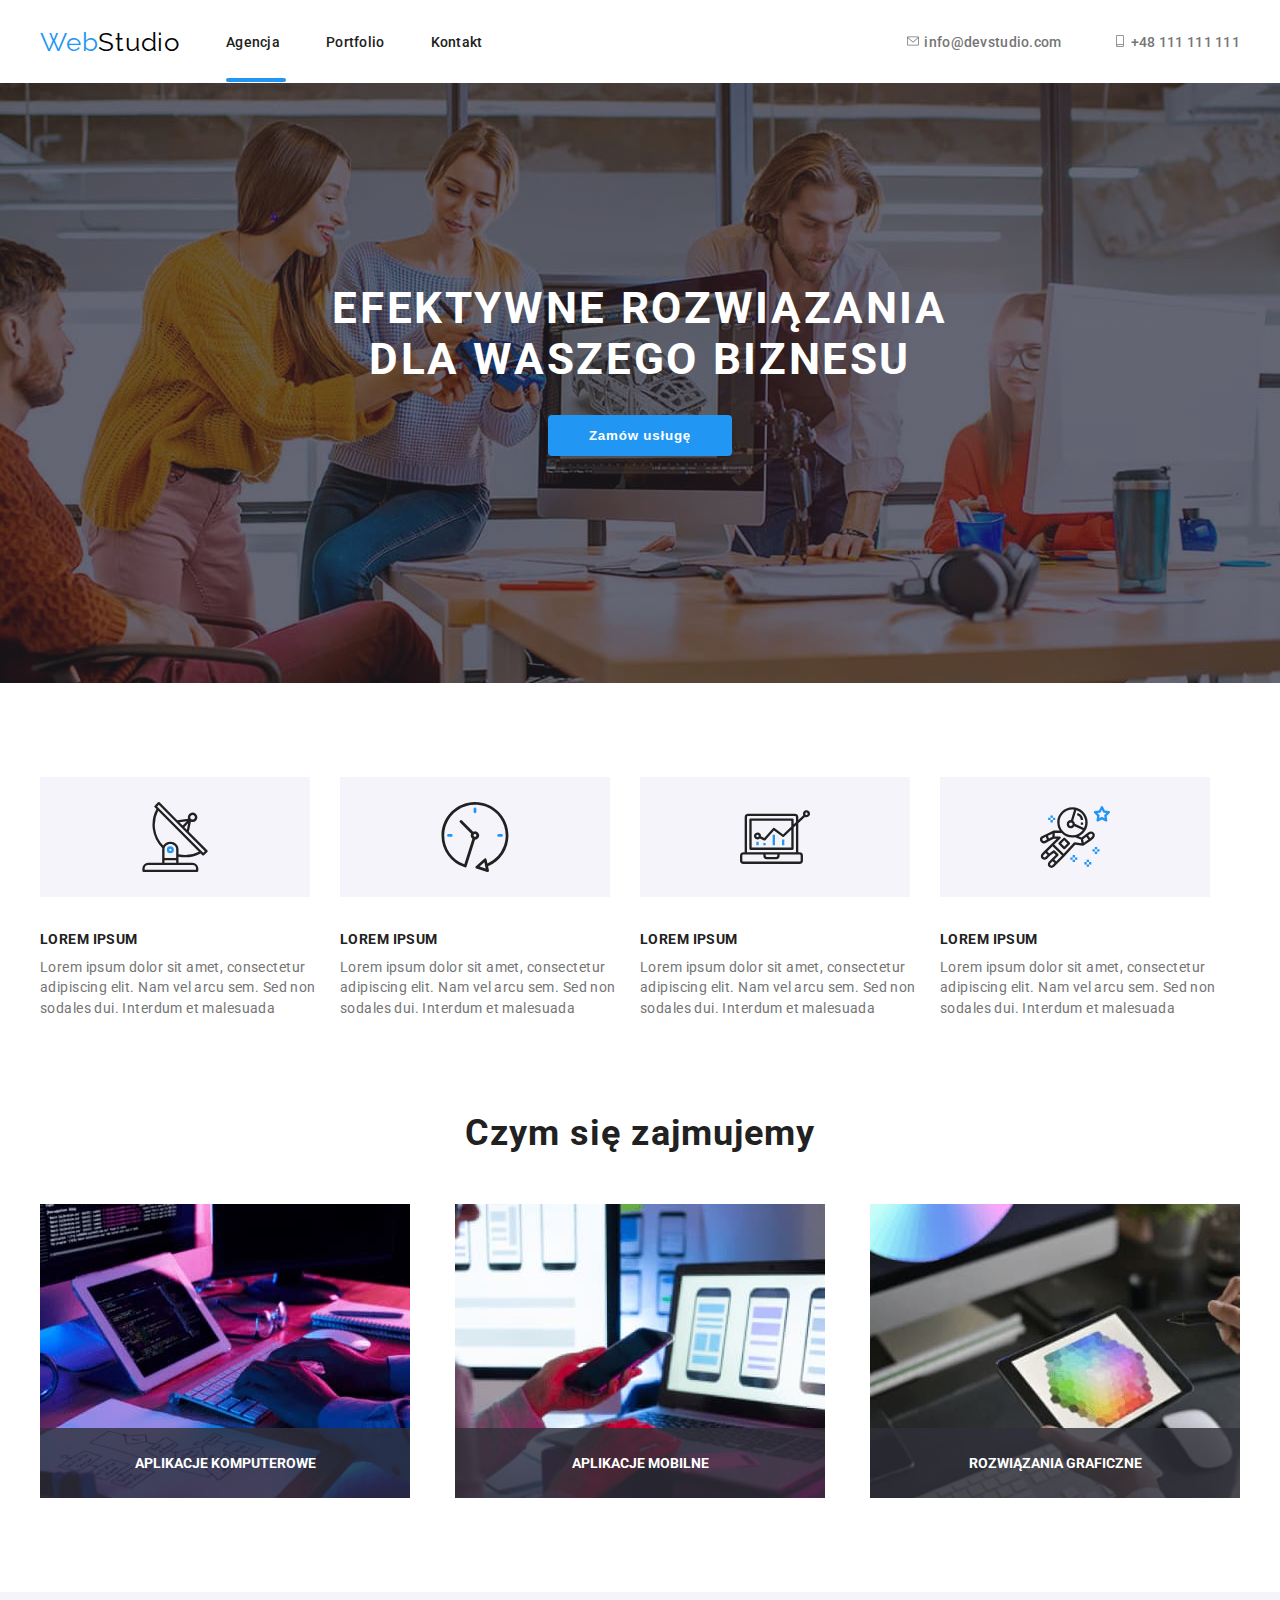
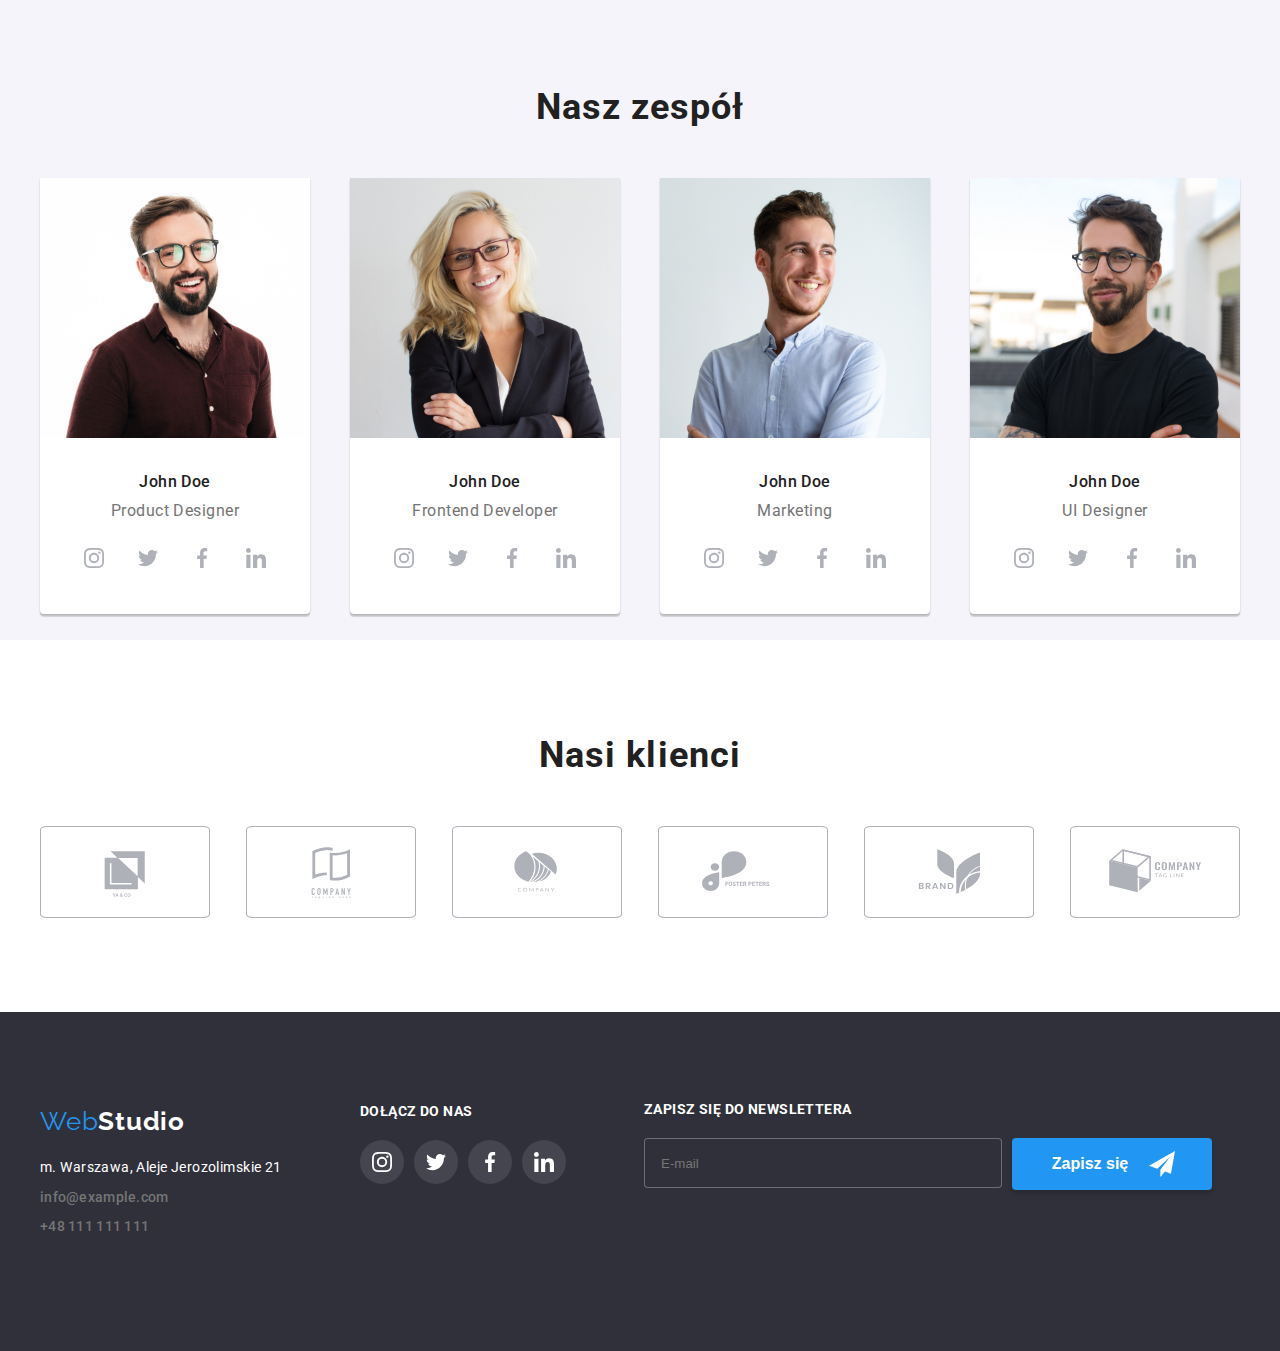
<file: index.html>
<!DOCTYPE html>
<html lang="pl">
  <head>
    <meta charset="UTF-8" />
    <title>My page</title>
    <!-- GOOGLE FONTS -->
    <link rel="preconnect" href="https://fonts.googleapis.com" />
    <link rel="preconnect" href="https://fonts.gstatic.com" crossorigin />
    <link
      href="https://fonts.googleapis.com/css2?family=Raleway:wght@700&family=Roboto:wght@400;500;700;900&display=swap"
      rel="stylesheet"
    />
    <!--MODERN-NORMALIZE -->
    <link
      rel="stylesheet"
      href="https://cdnjs.cloudflare.com/ajax/libs/modern-normalize/1.1.0/modern-normalize.min.css"
      integrity="sha512-wpPYUAdjBVSE4KJnH1VR1HeZfpl1ub8YT/NKx4PuQ5NmX2tKuGu6U/JRp5y+Y8XG2tV+wKQpNHVUX03MfMFn9Q=="
      crossorigin="anonymous"
      referrerpolicy="no-referrer"
    />
    <!--MY STYLES -->
    <link rel="stylesheet" href="./css/styles.css" />
  </head>
  <body>
    <header>
      <nav class="header-nav conteiner">
        <div class="conteiner-flex">
          <a class="logo" href="index.html"
            >Web<span class="logo-part">Studio</span>
          </a>
          <ul class="nav-list">
            <li class="nav-list-margin border">
              <a class="link focus" href="index.html"> Agencja </a>
            </li>
            <li class="nav-list-margin">
              <a class="link focus" href="./portfolio.html"> Portfolio </a>
            </li>
            <li class="nav-list-margin">
              <a class="link focus" href="/Kontakt"> Kontakt </a>
            </li>
          </ul>
        </div>
        <div>
          <ul class="nav-list">
            <li>
              <a class="link-mail focus" href="mailto:info@devstudio.com">
                <svg class="icons-contact focus" width="16" height="12">
                  <use href="images/icons.svg#icon-envelope"></use>
                </svg>
                info@devstudio.com
              </a>
            </li>
            <li>
              <a class="link-tel focus" href="tel:+48111111111">
                <svg class="icons-contact focus" width="16" height="12">
                  <use href="images/icons.svg#icon-smartphone"></use>
                </svg>
                +48 111 111 111
              </a>
            </li>
          </ul>
        </div>
      </nav>
    </header>
    <main>
      <section class="darkbg section">
        <div class="conteiner">
          <h1 class="darkbg-text">EFEKTYWNE ROZWIĄZANIA DLA WASZEGO BIZNESU</h1>
          <div class="button-flex">
            <button class="darkbg-botton focus" type="button" data-modal-open>
              Zamów usługę
            </button>
          </div>
        </div>
      </section>
      <section class="conteiner section">
        <ul class="conteiner-flex">
          <li class="column">
            <svg class="icons-article" height="120" width="270">
              <use
                width="70"
                height="70"
                x="100"
                y="25"
                href="./images/icons.svg#icon-antenna"
              ></use>
            </svg>
            <h2 class="column-title">LOREM IPSUM</h2>
            <p class="column-text">
              Lorem ipsum dolor sit amet, consectetur adipiscing elit. Nam vel
              arcu sem. Sed non sodales dui. Interdum et malesuada
            </p>
          </li>
          <li class="column">
            <svg class="icons-article" height="120" width="270">
              <use
                width="70"
                height="70"
                x="100"
                y="25"
                href="./images/icons.svg#icon-clock"
              ></use>
            </svg>
            <h2 class="column-title">LOREM IPSUM</h2>
            <p class="column-text">
              Lorem ipsum dolor sit amet, consectetur adipiscing elit. Nam vel
              arcu sem. Sed non sodales dui. Interdum et malesuada
            </p>
          </li>
          <li class="column">
            <svg class="icons-article" height="120" width="270">
              <use
                width="70"
                height="70"
                x="100"
                y="25"
                href="./images/icons.svg#icon-diagram"
              ></use>
            </svg>
            <h2 class="column-title">LOREM IPSUM</h2>
            <p class="column-text">
              Lorem ipsum dolor sit amet, consectetur adipiscing elit. Nam vel
              arcu sem. Sed non sodales dui. Interdum et malesuada
            </p>
          </li>
          <li class="column">
            <svg class="icons-article" height="120" width="270">
              <use
                width="70"
                height="70"
                x="100"
                y="25"
                href="./images/icons.svg#icon-astronaut"
              ></use>
            </svg>
            <h2 class="column-title">LOREM IPSUM</h2>
            <p class="column-text">
              Lorem ipsum dolor sit amet, consectetur adipiscing elit. Nam vel
              arcu sem. Sed non sodales dui. Interdum et malesuada
            </p>
          </li>
        </ul>
      </section>
      <section class="conteiner section-one">
        <h2 class="second-header">Czym się zajmujemy</h2>
        <ul class="conteiner-flex-job">
          <li class="job">
            <div class="box-title">
              <img
                src="images/services/computer.jpg"
                width="370"
                height="294"
                alt="laptop"
              />
              <div class="background-box-title">
                <p class="box-title-text">APLIKACJE KOMPUTEROWE</p>
              </div>
            </div>
          </li>
          <li class="job">
            <div class="box-title">
              <img
                src="images/services/telephone.jpg"
                width="370"
                height="294"
                alt="telefon"
              />
              <div class="background-box-title">
                <p class="box-title-text">APLIKACJE MOBILNE</p>
              </div>
            </div>
          </li>
          <li class="job">
            <div class="box-title">
              <img
                src="images/services/tablet.jpg"
                width="370"
                height="294"
                alt="tablet"
              />
              <div class="background-box-title">
                <p class="box-title-text">ROZWIĄZANIA GRAFICZNE</p>
              </div>
            </div>
          </li>
        </ul>
      </section>
      <section class="team section">
        <div class="conteiner">
          <h2 class="second-header-team">Nasz zespół</h2>
          <ul class="conteiner-flex-team">
            <li class="team-list">
              <img
                src="images/persons/product-designer.jpg"
                alt="product designer"
                width="270"
                height="260"
              />
              <div class="team-flex">
                <p class="team-person">John Doe</p>
                <p class="team-position">Product Designer</p>
                <!-- SOCIAL MEDIA START -->
                <ul class="team-icons-list">
                  <li>
                    <a class="icon-social-media" href="#">
                      <svg class="icons-team" width="44" height="44">
                        <use
                          width="20"
                          height="20"
                          href="images/icons.svg#icon-instagram"
                        ></use>
                      </svg>
                    </a>
                  </li>
                  <li>
                    <a class="icon-social-media" href="#">
                      <svg class="icons-team" width="44" height="44">
                        <use
                          width="20"
                          height="20"
                          href="images/icons.svg#icon-twitter"
                        ></use>
                      </svg>
                    </a>
                  </li>
                  <li>
                    <a class="icon-social-media" href="#">
                      <svg class="icons-team" width="44" height="44">
                        <use
                          width="20"
                          height="20"
                          href="images/icons.svg#icon-facebook"
                        ></use>
                      </svg>
                    </a>
                  </li>
                  <li>
                    <a class="icon-social-media" href="#">
                      <svg class="icons-team" width="44" height="44">
                        <use
                          width="20"
                          height="20"
                          href="images/icons.svg#icon-linkedin"
                        ></use>
                      </svg>
                    </a>
                  </li>
                </ul>
                <!-- SOCIAL MEDIA END-->
              </div>
            </li>
            <li class="team-list">
              <img
                src="images/persons/fronted-developer.jpg"
                alt="frontend developer"
                width="270"
                height="260"
              />
              <div class="team-flex">
                <p class="team-person">John Doe</p>
                <p class="team-position">Frontend Developer</p>
                <!-- SOCIAL MEDIA START -->
                <ul class="team-icons-list">
                  <li>
                    <a class="icon-social-media" href="#">
                      <svg class="icons-team" width="44" height="44">
                        <use
                          width="20"
                          height="20"
                          href="images/icons.svg#icon-instagram"
                        ></use>
                      </svg>
                    </a>
                  </li>
                  <li>
                    <a class="icon-social-media" href="#">
                      <svg class="icons-team" width="44" height="44">
                        <use
                          width="20"
                          height="20"
                          href="images/icons.svg#icon-twitter"
                        ></use>
                      </svg>
                    </a>
                  </li>
                  <li>
                    <a class="icon-social-media" href="#">
                      <svg class="icons-team" width="44" height="44">
                        <use
                          width="20"
                          height="20"
                          href="images/icons.svg#icon-facebook"
                        ></use>
                      </svg>
                    </a>
                  </li>
                  <li>
                    <a class="icon-social-media" href="#">
                      <svg class="icons-team" width="44" height="44">
                        <use
                          width="20"
                          height="20"
                          href="images/icons.svg#icon-linkedin"
                        ></use>
                      </svg>
                    </a>
                  </li>
                </ul>
                <!-- SOCIAL MEDIA END-->
              </div>
            </li>
            <li class="team-list">
              <img
                src="images/persons/marketing.jpg"
                alt="marketing"
                width="270"
                height="260"
              />
              <div class="team-flex">
                <p class="team-person">John Doe</p>
                <p class="team-position">Marketing</p>
                <!-- SOCIAL MEDIA START -->
                <ul class="team-icons-list">
                  <li>
                    <a class="icon-social-media" href="#">
                      <svg class="icons-team" width="44" height="44">
                        <use
                          width="20"
                          height="20"
                          href="images/icons.svg#icon-instagram"
                        ></use>
                      </svg>
                    </a>
                  </li>
                  <li>
                    <a class="icon-social-media" href="#">
                      <svg class="icons-team" width="44" height="44">
                        <use
                          width="20"
                          height="20"
                          href="images/icons.svg#icon-twitter"
                        ></use>
                      </svg>
                    </a>
                  </li>
                  <li>
                    <a class="icon-social-media" href="#">
                      <svg class="icons-team" width="44" height="44">
                        <use
                          width="20"
                          height="20"
                          href="images/icons.svg#icon-facebook"
                        ></use>
                      </svg>
                    </a>
                  </li>
                  <li>
                    <a class="icon-social-media" href="#">
                      <svg class="icons-team" width="44" height="44">
                        <use
                          width="20"
                          height="20"
                          href="images/icons.svg#icon-linkedin"
                        ></use>
                      </svg>
                    </a>
                  </li>
                </ul>
                <!-- SOCIAL MEDIA END-->
              </div>
            </li>
            <li class="team-list">
              <img
                src="images/persons/ui-designer.jpg"
                alt="ui designer"
                width="270"
                height="260"
              />
              <div class="team-flex">
                <p class="team-person">John Doe</p>
                <p class="team-position">UI Designer</p>
                <!-- SOCIAL MEDIA START -->
                <ul class="team-icons-list">
                  <li>
                    <a class="icon-social-media" href="#">
                      <svg class="icons-team" width="44" height="44">
                        <use
                          width="20"
                          height="20"
                          href="images/icons.svg#icon-instagram"
                        ></use>
                      </svg>
                    </a>
                  </li>
                  <li>
                    <a class="icon-social-media" href="#">
                      <svg class="icons-team" width="44" height="44">
                        <use
                          width="20"
                          height="20"
                          href="images/icons.svg#icon-twitter"
                        ></use>
                      </svg>
                    </a>
                  </li>
                  <li>
                    <a class="icon-social-media" href="#">
                      <svg class="icons-team" width="44" height="44">
                        <use
                          width="20"
                          height="20"
                          href="images/icons.svg#icon-facebook"
                        ></use>
                      </svg>
                    </a>
                  </li>
                  <li>
                    <a class="icon-social-media" href="#">
                      <svg class="icons-team" width="44" height="44">
                        <use
                          width="20"
                          height="20"
                          href="images/icons.svg#icon-linkedin"
                        ></use>
                      </svg>
                    </a>
                  </li>
                </ul>
                <!-- SOCIAL MEDIA END-->
              </div>
            </li>
          </ul>
        </div>
      </section>
      <!-- OUR CLIENT START -->
      <section>
        <div class="conteiner">
          <h2 class="clients-title">Nasi klienci</h2>
          <div>
            <ul class="clients-list-flex">
              <li>
                <a href="#">
                  <svg class="client-svg" width="170" height="92">
                    <use href="images/icons.svg#icon-client1"></use>
                  </svg>
                </a>
              </li>
              <li>
                <a href="#">
                  <svg class="client-svg" width="170" height="92">
                    <use href="images/icons.svg#icon-client2"></use>
                  </svg>
                </a>
              </li>
              <li>
                <a href="#">
                  <svg class="client-svg" width="170" height="92">
                    <use href="images/icons.svg#icon-client3"></use>
                  </svg>
                </a>
              </li>
              <li>
                <a href="#">
                  <svg class="client-svg" width="170" height="92">
                    <use href="images/icons.svg#icon-client4"></use>
                  </svg>
                </a>
              </li>
              <li>
                <a href="#">
                  <svg class="client-svg" width="170" height="92">
                    <use href="images/icons.svg#icon-client5"></use>
                  </svg>
                </a>
              </li>
              <li>
                <a href="#">
                  <svg class="client-svg" width="170" height="92">
                    <use href="images/icons.svg#icon-client6"></use>
                  </svg>
                </a>
              </li>
            </ul>
          </div>
        </div>
      </section>
      <!-- OUR CLIENT end -->
    </main>
    <!-- FOOTER-->
    <footer class="footer-bg section">
      <div class="conteiner footer-flex">
        <div>
          <a class="logo" href="index.html"
            >Web<span class="logo-part-footer">Studio</span>
          </a>
          <address class="address">
            <ul class="footer-list">
              <li class="footer-list-item">
                <a class="address" href="https://goo.gl/maps/CEJByELrS8ceikjX6">
                  m. Warszawa, Aleje Jerozolimskie 21
                </a>
              </li>
              <li class="footer-list-item">
                <a
                  class="link-mail-footer focus"
                  href="mailto:info@egzample.com"
                >
                  info@example.com
                </a>
              </li>
              <li class="footer-list-item">
                <a class="link-tel-footer focus" href="tel:+48111111111">
                  +48 111 111 111
                </a>
              </li>
            </ul>
          </address>
        </div>
        <!-- JOIN TO US (start) -->
        <div class="join-to-us">
          <h3 class="footer-title">Dołącz do nas</h3>
          <ul class="social-footer">
            <li>
              <a href="#" target="_blank">
                <svg class="contact-icon" width="44" height="44">
                  <use
                    width="20"
                    height="20"
                    x="12"
                    y="12"
                    href="./images/icons.svg#icon-instagram">
                  </use>
                </svg>
              </a>
            </li>
            <li>
              <a href="#" target="_blank">
                <svg class="contact-icon" width="44" height="44">
                  <use
                    width="20"
                    height="20"
                    x="12"
                    y="12"
                    href="./images/icons.svg#icon-twitter">
                  </use>
                </svg>
              </a>
            </li>
            <li>
              <a href="#" target="_blank">
                <svg class="contact-icon" width="44" height="44">
                  <use
                    width="20"
                    height="20"
                    x="12"
                    y="12"
                    href="./images/icons.svg#icon-facebook">
                  </use>
                </svg>
              </a>
            </li>
            <li>
              <a href="#" target="_blank">
                <svg class="contact-icon" width="44" height="44">
                  <use
                    width="20"
                    height="20"
                    x="12"
                    y="12"
                    href="./images/icons.svg#icon-linkedin">
                  </use>
                </svg>
              </a>
            </li>
          </ul>
        </div>
        <!-- JOIN TO US (end) -->

        <!-- NEWSLETTER (start) -->
        <div class="newsletter">
          <form>
            <p class="newsletter-title">Zapisz się do newslettera</p>
            <div class="newsletter-flex">
              <label>
                <input
                  type="email"
                  name="email"
                  placeholder="E-mail"
                  class="newsletter-label"
                  required
                />
              </label>
              <button type="submit" class="push">
                <span class="button-send">
                  <span class="text-send">Zapisz się</span>
                  <svg class="icon-send" width="44px" height="44px">
                    <use href="./images/icons.svg#icon-send"></use>
                  </svg>
                </span>
              </button>
            </div>
          </form>
        </div>
        <!-- NEWSLETTER (edn) -->
      </div>
    </footer>
    <!-- MODAL JS -->
    <div class="backdrop is-hidden" data-modal>
      <div class="modal">
        <button type="button" class="close" data-modal-close>
          <svg class="close-button" width="30" height="30">
            <use href="./images/icons.svg#icon-close"></use>
          </svg>
        </button>
        <h3 class="modal-name">Zostaw swoje dane w formularzu poniżej</h3>
        <div class="modal-item">
          <form name="modal-form" autocomplete="on">
            <label class="modal-label">
              Imie
              <input class="modal-input" type="text" name="name" required  />
              <svg class="modal-icon" width="18" height="18">
                <use href="./images/icons.svg#icon-person"></use>
              </svg>
            </label>
            <label class="modal-label">
              Telefon
              <input class="modal-input" type="tel" name="phone_number" pattern="[0-9]{9}" required/>
              <svg class="modal-icon" width="18" height="18">
                <use href="./images/icons.svg#icon-phone"></use>
              </svg>
            </label>
            <label class="modal-label">
              Email
              <input class="modal-input" type="email" name="mail" required  />
              <svg class="modal-icon" width="18" height="18">
                <use href="./images/icons.svg#icon-email"></use>
              </svg>
            </label>
            <label class="modal-label">
              Komentarz
              <textarea
                class="modal-textarea"
                name="comment"
                rows="7"
                placeholder="Wprowadź tekst"></textarea>
            </label>
            <div>
              <label class="text-checkbox">
                Oświadczam iż akceptuję
                <a href="#">Regulamin</a>
                i
                <a href="#">Politykę Prywatności.</a>
                <input
                  type="checkbox"
                  name="acceptance"
                  value="Oświadczam iż akceptuję Regulamin i Politykę Prywatności."
                  class="open-checkbox"
                  required 
                  />
                <svg width="15px" height="15px" class="checkbox-icon">
                  <use href="./images/icons.svg#icon-checkmark"></use>
                </svg>
              </label>
            </div>
            <div class="bg-button">
              <button class="send-btn" type="submit">Wyślij</button>
            </div>
          </form>
        </div>
      </div>
    </div>
    <script src="./js/modal.js"></script>
    <!-- MODAL JS -->
  </body>
</html>
</file>
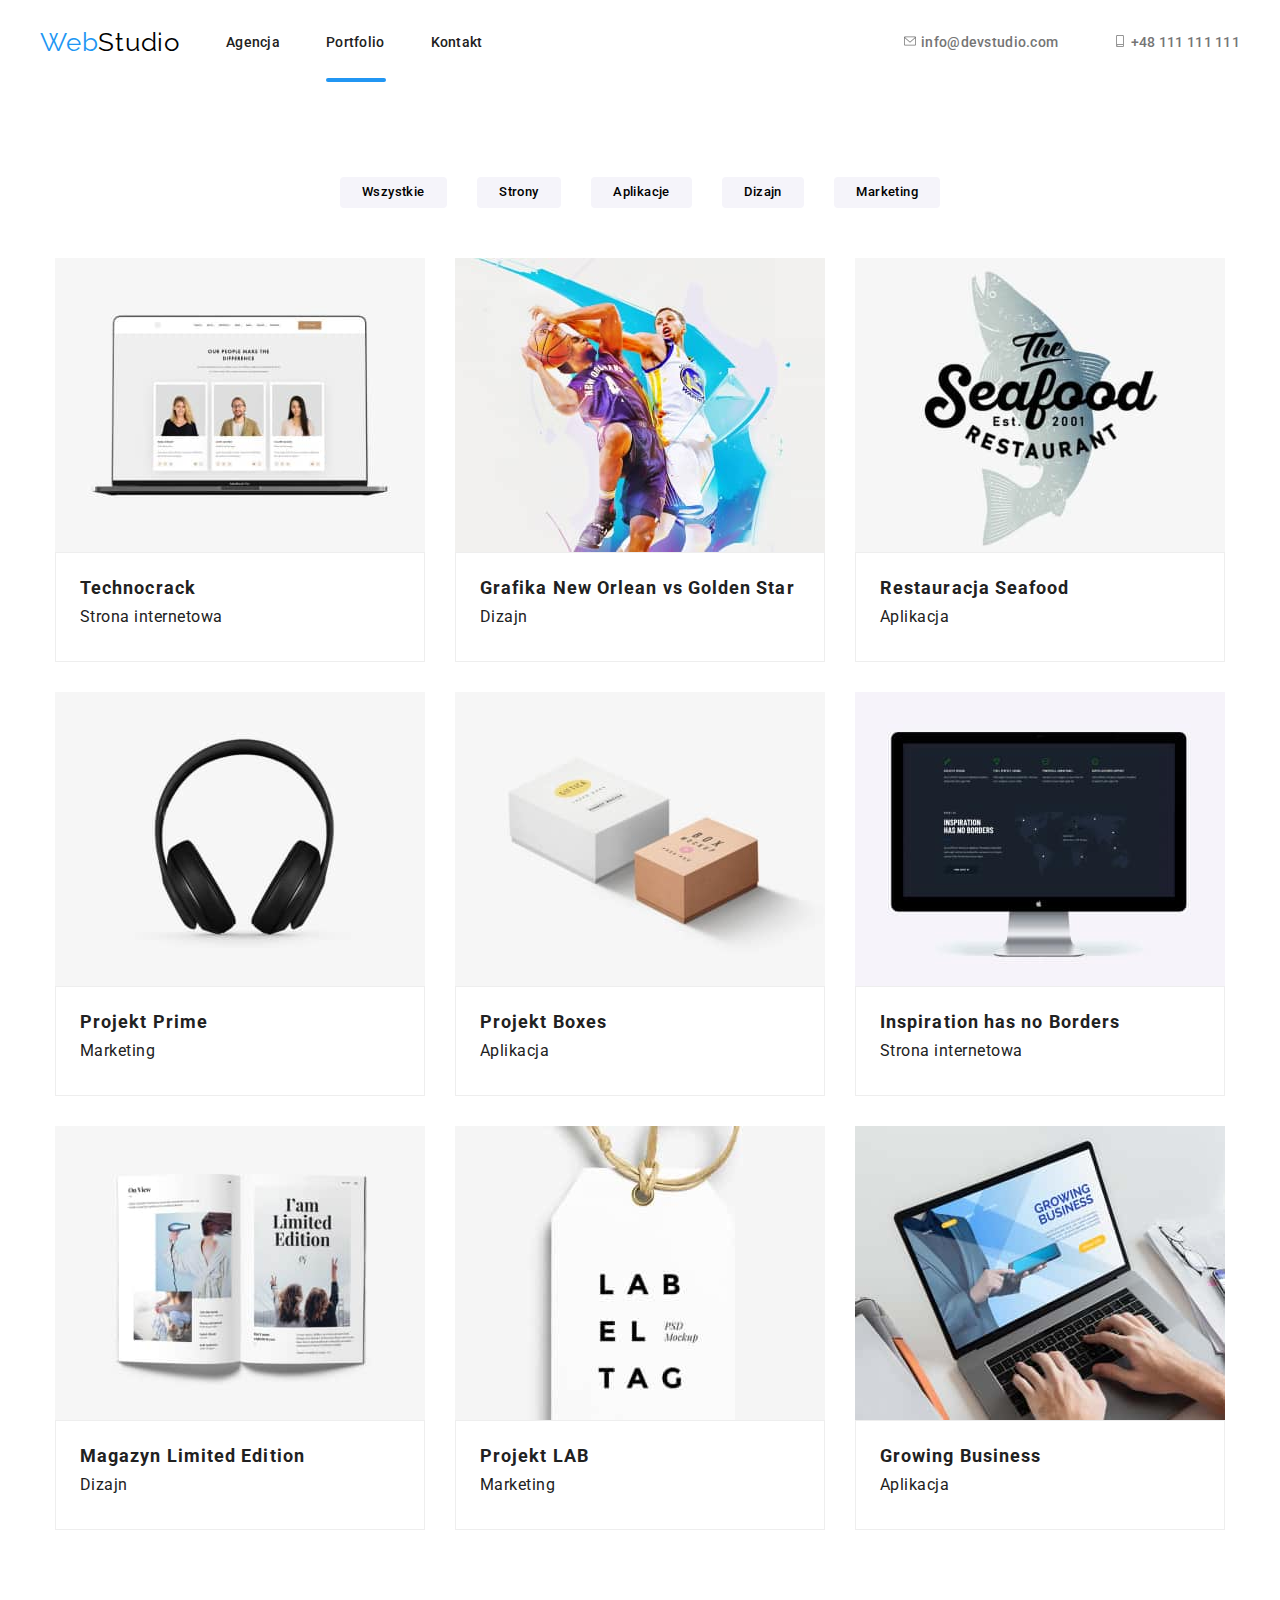
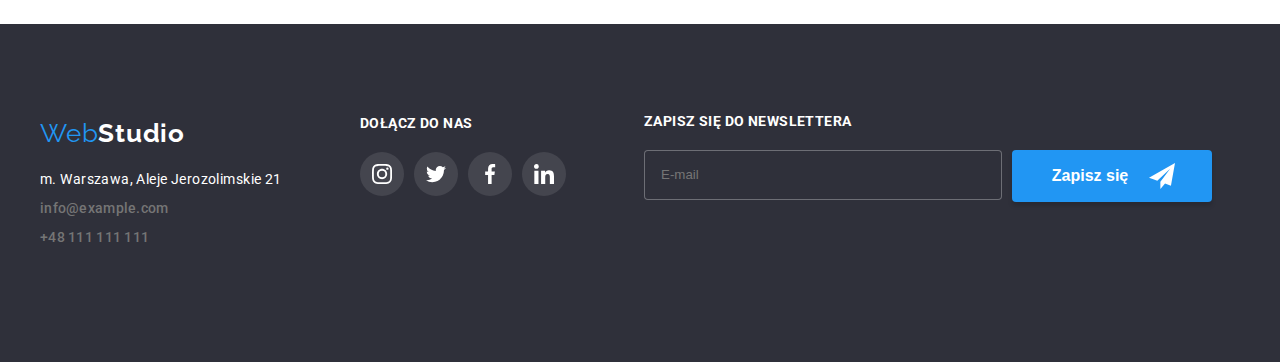
<file: portfolio.html>
<!DOCTYPE html>
<html lang="en">
  <head>
    <meta charset="UTF-8" />
    <title>Portfolio</title>
    <link rel="preconnect" href="https://fonts.googleapis.com" />
    <link rel="preconnect" href="https://fonts.gstatic.com" crossorigin />
    <!-- modern-normalize-->
    <link
      rel="stylesheet"
      href="https://cdnjs.cloudflare.com/ajax/libs/modern-normalize/1.1.0/modern-normalize.min.css"
      integrity="sha512-wpPYUAdjBVSE4KJnH1VR1HeZfpl1ub8YT/NKx4PuQ5NmX2tKuGu6U/JRp5y+Y8XG2tV+wKQpNHVUX03MfMFn9Q=="
      crossorigin="anonymous"
      referrerpolicy="no-referrer"
    />
    <!-- google fonts -->
    <link
      href="https://fonts.googleapis.com/css2?family=Raleway:wght@700&family=Roboto:wght@400;500;700;900&display=swap"
      rel="stylesheet"
    />
    <!-- my styles -->
    <link rel="stylesheet" href="./css/styles.css" />
  </head>
  <body>
    <header>
      <nav class="header-nav conteiner">
        <div class="conteiner-flex">
          <a class="logo" href="index.html"
            >Web<span class="logo-part">Studio</span>
          </a>
          <ul class="nav-list">
            <li class="nav-list-margin">
              <a class="link focus" href="index.html"> Agencja </a>
            </li>
            <li class="nav-list-margin border">
              <a class="link focus" href="./portfolio.html"> Portfolio </a>
            </li>
            <li class="nav-list-margin">
              <a class="link focus" href="/Kontakt"> Kontakt </a>
            </li>
          </ul>
        </div>
        <div>
          <a class="link-mail focus" href="mailto:info@devstudio.com">
            <svg class="icons-contact focus" width="16" height="12">
              <use href="images/icons.svg#icon-envelope"></use>
            </svg>
            info@devstudio.com
          </a>
          <a class="link-tel focus" href="tel:+48111111111">
            <svg class="icons-contact focus" width="16" height="12">
              <use href="images/icons.svg#icon-smartphone"></use>
            </svg>
            +48 111 111 111
          </a>
        </div>
      </nav>
    </header>
    <main>
      <div class="section">
        <div class="conteiner">
          <div class="botton-flex">
            <button class="botton focus-botton" type="button">Wszystkie</button>
            <button class="botton focus-botton" type="button">Strony</button>
            <button class="botton focus-botton" type="button">Aplikacje</button>
            <button class="botton focus-botton" type="button">Dizajn</button>
            <button class="botton focus-botton" type="button">Marketing</button>
          </div>
          <div>
            <ul class="portfolio-flex">
              <li class="page-list">
                <div class="page-block">
                  <img
                    src="images/portfolio/web-site-technocrack.jpg"
                    width="370"
                    height="294"
                    alt="web-site-technocrack"
                  />
                  <div class="box-speak-background">
                    <p class="box-speak-text">
                      Technocrack jest popularną platformą wykorzystywaną do
                      rozpowszechniania koronawirusa. Firmy wykorzystują tę
                      platformę do celów szpiegowskich i ataków na
                      niezabezpieczone serwery konkurencji
                    </p>
                  </div>
                </div>
                <div class="box-page-title">
                  <p class="page-title">Technocrack</p>
                  <p class="page-text">Strona internetowa</p>
                </div>
              </li>
              <li class="page-list">
                <div class="page-block">
                  <img
                    src="images/portfolio/design-graphics.jpg"
                    width="370"
                    height="294"
                    alt="design-graphics"
                  />
                  <div class="box-speak-background">
                    <p class="box-speak-text">
                      Technocrack jest popularną platformą wykorzystywaną do
                      rozpowszechniania koronawirusa. Firmy wykorzystują tę
                      platformę do celów szpiegowskich i ataków na
                      niezabezpieczone serwery konkurencji
                    </p>
                  </div>
                </div>
                <div class="box-page-title">
                  <p class="page-title">Grafika New Orlean vs Golden Star</p>
                  <p class="page-text">Dizajn</p>
                </div>
              </li>
              <li class="page-list">
                <div class="page-block">
                  <img
                    src="images/portfolio/app-restaurant.jpg"
                    width="370"
                    height="294"
                    alt="app-restaurant"
                  />
                  <div class="box-speak-background">
                    <p class="box-speak-text">
                      Technocrack jest popularną platformą wykorzystywaną do
                      rozpowszechniania koronawirusa. Firmy wykorzystują tę
                      platformę do celów szpiegowskich i ataków na
                      niezabezpieczone serwery konkurencji
                    </p>
                  </div>
                </div>
                <div class="box-page-title">
                  <p class="page-title">Restauracja Seafood</p>
                  <p class="page-text">Aplikacja</p>
                </div>
              </li>
              <li class="page-list">
                <div class="page-block">
                  <img
                    src="images/portfolio/marketing-headphones.jpg"
                    width="370"
                    height="294"
                    alt="marketing-headphones"
                  />
                  <div class="box-speak-background">
                    <p class="box-speak-text">
                      Technocrack jest popularną platformą wykorzystywaną do
                      rozpowszechniania koronawirusa. Firmy wykorzystują tę
                      platformę do celów szpiegowskich i ataków na
                      niezabezpieczone serwery konkurencji
                    </p>
                  </div>
                </div>
                <div class="box-page-title">
                  <p class="page-title">Projekt Prime</p>
                  <p class="page-text">Marketing</p>
                </div>
              </li>
              <li class="page-list">
                <div class="page-block">
                  <img
                    src="images/portfolio/app-boxes.jpg"
                    width="370"
                    height="294"
                    alt="app-boxes"
                  />
                  <div class="box-speak-background">
                    <p class="box-speak-text">
                      Technocrack jest popularną platformą wykorzystywaną do
                      rozpowszechniania koronawirusa. Firmy wykorzystują tę
                      platformę do celów szpiegowskich i ataków na
                      niezabezpieczone serwery konkurencji
                    </p>
                  </div>
                </div>
                <div class="box-page-title">
                  <p class="page-title">Projekt Boxes</p>
                  <p class="page-text">Aplikacja</p>
                </div>
              </li>
              <li class="page-list">
                <div class="page-block">
                  <img
                    src="images/portfolio/web-site-inspiration-has-no-borders.jpg"
                    width="370"
                    height="294"
                    alt="web-site-inspiration-has-no-borders"
                  />
                  <div class="box-speak-background">
                    <p class="box-speak-text">
                      Technocrack jest popularną platformą wykorzystywaną do
                      rozpowszechniania koronawirusa. Firmy wykorzystują tę
                      platformę do celów szpiegowskich i ataków na
                      niezabezpieczone serwery konkurencji
                    </p>
                  </div>
                </div>
                <div class="box-page-title">
                  <p class="page-title">Inspiration has no Borders</p>
                  <p class="page-text">Strona internetowa</p>
                </div>
              </li>
              <li class="page-list">
                <div class="page-block">
                  <img
                    src="images/portfolio/design-magazine.jpg"
                    width="370"
                    height="294"
                    alt="design-magazine"
                  />
                  <div class="box-speak-background">
                    <p class="box-speak-text">
                      Technocrack jest popularną platformą wykorzystywaną do
                      rozpowszechniania koronawirusa. Firmy wykorzystują tę
                      platformę do celów szpiegowskich i ataków na
                      niezabezpieczone serwery konkurencji
                    </p>
                  </div>
                </div>
                <div class="box-page-title">
                  <p class="page-title">Magazyn Limited Edition</p>
                  <p class="page-text">Dizajn</p>
                </div>
              </li>
              <li class="page-list">
                <div class="page-block">
                  <img
                    src="images/portfolio/marketing-lab.jpg"
                    width="370"
                    height="294"
                    alt="marketing-lab"
                  />
                  <div class="box-speak-background">
                    <p class="box-speak-text">
                      Technocrack jest popularną platformą wykorzystywaną do
                      rozpowszechniania koronawirusa. Firmy wykorzystują tę
                      platformę do celów szpiegowskich i ataków na
                      niezabezpieczone serwery konkurencji
                    </p>
                  </div>
                </div>
                <div class="box-page-title">
                  <p class="page-title">Projekt LAB</p>
                  <p class="page-text">Marketing</p>
                </div>
              </li>
              <li class="page-list">
                <div class="page-block">
                  <img
                    src="images/portfolio/app-growing-buisness.jpg"
                    width="370"
                    height="294"
                    alt="app-growing-buisness"
                  />
                  <div class="box-speak-background">
                    <p class="box-speak-text">
                      Technocrack jest popularną platformą wykorzystywaną do
                      rozpowszechniania koronawirusa. Firmy wykorzystują tę
                      platformę do celów szpiegowskich i ataków na
                      niezabezpieczone serwery konkurencji
                    </p>
                  </div>
                </div>
                <div class="box-page-title">
                  <p class="page-title">Growing Business</p>
                  <p class="page-text">Aplikacja</p>
                </div>
              </li>
            </ul>
          </div>
        </div>
      </div>
    </main>
    <!-- FOOTER-->
    <footer class="footer-bg section">
      <div class="conteiner footer-flex">
        <div>
          <a class="logo" href="index.html"
            >Web<span class="logo-part-footer">Studio</span>
          </a>
          <address class="address">
            <ul class="footer-list">
              <li class="footer-list-item">
                <a class="address" href="https://goo.gl/maps/CEJByELrS8ceikjX6">
                  m. Warszawa, Aleje Jerozolimskie 21
                </a>
              </li>
              <li class="footer-list-item">
                <a
                  class="link-mail-footer focus"
                  href="mailto:info@egzample.com"
                >
                  info@example.com
                </a>
              </li>
              <li class="footer-list-item">
                <a class="link-tel-footer focus" href="tel:+48111111111">
                  +48 111 111 111
                </a>
              </li>
            </ul>
          </address>
        </div>
        <!-- JOIN TO US (start) -->
        <div class="join-to-us">
          <h3 class="footer-title">Dołącz do nas</h3>
          <ul class="social-footer">
            <li>
              <a href="#" target="_blank">
                <svg class="contact-icon" width="44" height="44">
                  <use
                    width="20"
                    height="20"
                    x="12"
                    y="12"
                    href="./images/icons.svg#icon-instagram"
                  ></use>
                </svg>
              </a>
            </li>
            <li>
              <a href="#" target="_blank">
                <svg class="contact-icon" width="44" height="44">
                  <use
                    width="20"
                    height="20"
                    x="12"
                    y="12"
                    href="./images/icons.svg#icon-twitter"
                  ></use>
                </svg>
              </a>
            </li>
            <li>
              <a href="#" target="_blank">
                <svg class="contact-icon" width="44" height="44">
                  <use
                    width="20"
                    height="20"
                    x="12"
                    y="12"
                    href="./images/icons.svg#icon-facebook"
                  ></use>
                </svg>
              </a>
            </li>
            <li>
              <a href="#" target="_blank">
                <svg class="contact-icon" width="44" height="44">
                  <use
                    width="20"
                    height="20"
                    x="12"
                    y="12"
                    href="./images/icons.svg#icon-linkedin"
                  ></use>
                </svg>
              </a>
            </li>
          </ul>
        </div>
        <!-- JOIN TO US (end) -->

        <!-- NEWSLETTER (start) -->
        <div class="newsletter">
          <form>
            <p class="newsletter-title">Zapisz się do newslettera</p>
            <div class="newsletter-flex">
              <label>
                <input
                  type="email"
                  name="email"
                  placeholder="E-mail"
                  class="newsletter-label"
                  required
                />
              </label>
              <button type="submit" class="push">
                <span class="button-send">
                  <span class="text-send">Zapisz się</span>
                  <svg class="icon-send" width="44px" height="44px">
                    <use href="./images/icons.svg#icon-send"></use>
                  </svg>
                </span>
              </button>
            </div>
          </form>
        </div>
        <!-- NEWSLETTER (edn) -->
      </div>
    </footer>
  </body>
</html>
</file>
<file: css/styles.css>
/*COLORS*/
:root {
  --bground-color: #2f303a;
  --text-color: #757575;
  --selection-color: #2196f3;
  --detailing-color: #2196f3;
  --standard-color: #212121;
  --header-color: #ffffff;
}

/*GLOBAL STYLES*/
body {
  font-family: Roboto, sans-serif;
  color: var(--standard-color);
}

*,
*::before,
*::after {
  box-sizing: border-box;
}

* {
  margin: 0;
  padding: 0;
  list-style-type: none;
  text-decoration: none;
}

.conteiner {
  max-width: 1200px;
  margin: auto;
  align-items: center;
}

.section {
  padding-bottom: 94px;
  padding-top: 94px;
}

/*NAVIGATION*/

.botton-border {
  border-bottom: 1px solid #ececec;
}

.header-nav {
  display: flex;
  justify-content: space-between;
  align-items: center;
}

.logo {
  font-family: Raleway;
  font-style: bold;
  font-size: 1.625rem;
  letter-spacing: 0.03em;
  color: var(--detailing-color);
  text-decoration: none;
  justify-content: center;
}

.logo-part {
  font-family: Raleway;
  font-style: bold;
  font-size: 1.625 rem;
  letter-spacing: 0.03em;
  color: #000000;
  text-decoration: none;
}

.nav-list {
  list-style-type: none;
  display: flex;
}

.nav-list-margin {
  margin: 32px 0 32px 46px;
}

.border {
  position: relative;
}
.border a::after {
  content: "";
  position: absolute;
  display: block;
  width: 60px;
  height: 4px;
  top: 46px;
  background: #2196f3;
  border-radius: 2px;}

.link {
  font-weight: 500;
  font-size: 0.875rem;
  letter-spacing: 0.02em;
  color: var(--standard-color);
  text-decoration: none;
}

.link-mail {
  font-weight: 500;
  font-size: 0.875rem;
  letter-spacing: 0.02em;
  color: var(--text-color);
  text-decoration: none;
}

.link-tel {
  font-weight: 500;
  font-size: 0.875rem;
  letter-spacing: 0.02em;
  color: var(--text-color);
  text-decoration: none;
  padding: 32px 0 32px 50px;
}

.icons-article {
  background-color: #F5F4FA;
  margin-bottom: 30px;
}

.icons-contact {
  fill: #757575;
}

.icons-contact:focus,.icons-contact:hover {
  fill: var(--selection-color);
}

/*HEADER - DARK BACKGROUND*/
.darkbg-text {
  color: var(--header-color);
  font-size: 44px;
  text-align: center;
  line-height: 1.16;
  letter-spacing: 0.06em;
  text-transform: uppercase;
  max-width: 696px;
  margin: auto;
  padding-top: 106px;
  padding-bottom: 30px;
}

.darkbg-botton {
  color: var(--header-color);
  font-weight: 700;
  background-color: var(--detailing-color);
  border: var(--detailing-color);
  border: none;
  line-height: 1.6;
  padding: 10px 41px;
  text-align: center;
  letter-spacing: 0.06em;
  cursor: pointer;
  box-shadow: 0px 4px 4px rgba(0, 0, 0, 0.15);
  border-radius: 4px;
}

.darkbg {
  height: 600px;
  align-items: center;
  background-image: linear-gradient(
    to bottom,
    rgba(47, 48, 58, 0.4),
    rgba(47, 48, 58, 0.4)),
   url("../images/background/background-image.jpg");
  background-position: center;
  background-repeat: no-repeat;
  background-size: 1600px 600px;
}

.button-flex {
  display: flex;
  justify-content: center;
}

/*COLUMNS "LOREM IPSUM..."*/
.column {
  list-style-type: none;
}

.column-title {
  font-weight: 700;
  font-size: 0.875rem;
  letter-spacing: 0.03em;
  text-align: left;
  padding-bottom: 10px;
}

.column-text {
  color: var(--text-color);
  font-size: 0.875rem;
  line-height: 1.46;
  letter-spacing: 0.03em;
  text-align: left;
  color: var(--text-color);
}

.conteiner-flex {
  display: flex;
  align-items: center;
}

/*WHAT WE DO*/
.second-header {
  font-weight: 700;
  font-size: 2.25rem;
  letter-spacing: 0.03em;
  text-align: center;
  margin-bottom: 50px;
}

.job {
  list-style-type: none;
}

.conteiner-flex-job {
  display: flex;
  align-items: center;
  justify-content: space-between;
  flex-wrap: wrap;
}

.section-one {
  padding-bottom: 94px;
}

.box-title {
  position: relative;
  overflow: hidden;
  font-size: 0;
}

.background-box-title {
  position: absolute;
  bottom: 0;
  left: 0;
  width: 370px;
  height: 70px;
  background-color: rgba(47, 48, 58, 0.8);
  color: var(--header-color);
  font-weight: 700;
  font-size: 14px;
  line-height: 16.5px;
  text-align: center;
}

.box-title-text {
  padding-top: 27px;}

/*OUR TEAM*/
.team {
  background-color: #f5f4fa;
  height: 648px;
}

.second-header-team {
  font-weight: 700;
  font-size: 2.25rem;
  letter-spacing: 0.03em;
  text-align: center;
  padding-bottom: 50px;
}

.conteiner-flex-team {
  display: flex;
  align-items: center;
  justify-content: space-between;
  flex-wrap: wrap;
}

.team-list {
  list-style-type: none;
  text-align: center;
  background-color: #ffffff;
  box-shadow: 0px 3px 1px rgba(0, 0, 0, 0.1), 0px 1px 2px rgba(0, 0, 0, 0.08),
    0px 2px 2px rgba(0, 0, 0, 0.12);
  border-radius: 0 0 4px 4px;
}

.team-flex {
  display: flex;
  flex-direction: column;
  align-items: center;
  justify-content: center;
  flex-wrap: wrap;
  padding: 30px 0;
}

.team-person {
  font-weight: 500;
  letter-spacing: 0.03em;
  line-height: 1.187;
  text-align: center;
  padding-bottom: 10px;
}

.team-position {
  letter-spacing: 0.03em;
  text-align: center;
  line-height: 1.187;
  color: var(--text-color);
  margin-bottom: 16px;
}

.team-icons-list {
  display: flex;
  gap: 10px;
  align-items: center;
}

.icons-team {
  fill: #AFB1B8;
padding-top: 12px;
padding-left: 12px;
}

.icon-social-media:hover > .icons-team,
.icon-social-media:focus > .icons-team {
  background-color: var(--selection-color);
  fill:  var(--header-color);
  border-radius: 50%;
}

/*FOOTER*/

.footer-bg {
  background-color: var(--bground-color);
}

.logo-part-footer {
  font-family: Raleway, sans-serif;
  font-weight: 700;
  font-size: 1.625rem;
  letter-spacing: 0.03em;
  line-height: 1.192;
  color: #ffffff;
  text-decoration: none;
}

.address {
  font-size: 0.875rem;
  font-style: normal;
  line-height: 1.46;
  letter-spacing: 0.03em;
  color: var(--header-color);
}

.link-mail-footer {
  font-weight: 500;
  font-size: 0.875rem;
  letter-spacing: 0.02em;
  color: var(--text-color);
  text-decoration: none;
}

.link-tel-footer {
  font-weight: 500;
  font-size: 0.875rem;
  letter-spacing: 0.02em;
  color: var(--text-color);
  text-decoration: none;
}

.footer-list {
  margin: 20px 0;
  width: 250px;
}

.footer-list-item {
  margin: 9px 0;
}

/* JOIN TO US */

.footer-flex {
display: flex;
}

.footer-title {
  margin-bottom: 20px;
  font-weight: 700;
  font-size: 14px;
  line-height: 1.14;
  letter-spacing: 0.03em;
  color: var(--header-color);
  text-transform: uppercase;
  margin-left: 70px;
}

.join-to-us {
  margin-top: -70px;
}

.social-footer {
  display: flex;
  gap: 10px;
  align-items: center;
  align-content: center;
  list-style-type: none;
  margin-left: 70px;
}

.contact-icon {
  background-color: rgba(255, 255, 255, 0.1);
  fill: var(--header-color);
  border-radius: 50%;
}

.contact-icon:hover {
  background-color: var(--selection-color);
}

/*PORTFOLIO*/

.botton-flex {
  display: flex;
  align-items: center;
  justify-content: space-between;
  flex-wrap: wrap;
  padding: 0 300px 50px 300px;
}

.botton {
  font-family: Roboto;
  font-weight: 500;
  line-height: 1.39;
  letter-spacing: 0.03em;
  background-color: #f5f4fa;
  border: none;
  padding: 6px 22px;
  cursor: pointer;
  border-radius: 4px;
}

.page-list {
  list-style-type: none;
}

.page-block {
  background-color: #ffffff;
  display: block;
  width: 370px;
  font-size: 0;
}

.box-page-title {
  background-color: #ffffff;
  display: block;
  width: 370px;
  height: 110px;
  border: 1px solid #eeeeee;
}

.page-title {
  font-weight: 700;
  font-size: 1.125rem;
  line-height: 1.71;
  letter-spacing: 0.06em;
  text-align: left;
  padding-left: 24px;
  padding-top: 20px;
  padding-bottom: 4px;
}

.page-text {
  letter-spacing: 0.03em;
  text-align: left;
  padding-left: 24px;
}

.portfolio-flex {
  display: flex;
  align-items: center;
  justify-content: center;
  flex-wrap: wrap;
  gap: 30px;
}

.page-block {
  position: relative;
  overflow: hidden;
}

.box-speak-background {
  position: absolute;
  top: 0;
  left: 0;
  width: 100%;
  height: 100%;
  transform: translateY(100%);
  transition: transform 250ms cubic-bezier(0.4, 0, 0.2, 1);
  background-color: rgba(33, 150, 243, 0.9);
  color: var(--header-color);
  font-weight: 400;
  font-size: 18px;
  line-height: 28px;
  justify-content: center;
}

.page-list:hover .box-speak-background {
  transform: translateX(0);
}

.box-speak-text {
  padding: 49px 45px 49px 24px;}

/*PSEUDOCLASSES*/
.focus:hover,
.focus:focus {
  color: var(--selection-color);
}

.focus-botton:hover,
.focus-botton:focus {
  background-color: var(--selection-color);
  box-shadow: 0px 3px 1px rgb(0 0 0 / 10%), 0px 1px 2px rgb(0 0 0 / 8%),
    0px 2px 2px rgb(0 0 0 / 12%);
}

.page-list:hover,
.page-list:focus {
  box-shadow: 0px 1px 1px rgba(0, 0, 0, 0.12), 0px 4px 4px rgba(0, 0, 0, 0.06),
    1px 4px 6px rgba(0, 0, 0, 0.16);
}

/* OUR CLIENTS */
.clients-title {
  font-weight: 700;
  text-align: center;
  font-size: 36px;
  letter-spacing: calc(0.03*36px);
  margin: 0;
  padding-top: 94px;
}

.clients-list-flex {
  display: flex;
  justify-content: space-between;
  gap: 27px;
  padding-top: 50px;
  padding-bottom: 94px;
}

.client-svg {
  display: block;
  border-color: #AFB1B8;
  border-width: 1px;
  border-style: solid;
  border-radius: 4%;
  fill: #AFB1B8;
}

.client-svg:hover,
.client-svg:focus {
  fill: var(--selection-color);
  border-color: var(--selection-color);
}

/* BOTTON WINDOW */

.backdrop {
  position: fixed;
  left: 0;
  top: 0;
  width: 100%;
  height: 100%;
  display: flex;
  justify-content: center;
  align-items: center;
  background-color: rgba(0, 0, 0, 0.2);
  transition: visibility 500ms, opacity 500ms;
}

.is-hidden .modal {
  transform: translate(0%, 100%) rotatex(90deg);
}

.modal {
  position: absolute;
  top: 50%;
  left: 50%;
  padding: 40px;
  transform: translate(-50%, -50%);
  width: 528px;
  min-height: 581px;
  background-color: var(--header-color);
  box-shadow: 0px 1px 3px rgba(0, 0, 0, 0.12), 0px 1px 1px rgba(0, 0, 0, 0.14),
    0px 2px 1px rgba(0, 0, 0, 0.2);
  border-radius: 4px;
  transition: transform 500ms ease;
}

.close {
  position: absolute;
  right: 8px;
  top: 8px;
  font-weight: 700;
  background: #ffffff;
  border: none;
  border-radius: 50%;
  cursor: pointer;
}

.is-hidden {
  opacity: 0;
  visibility: hidden;
  pointer-events: none;
}

.close-button {
  stroke: #afb1b8;
  fill: var(--header-color);
}

.modal-name {
  text-align: center;
  font-weight: 700;
  font-size: 20px;
  line-height: 1.15;
  letter-spacing: 0.03em;
  color: black;
}

.modal-item {
  margin-top: 12px;
}

.modal-label {
  display: flex;
  flex-direction: column;
  position: relative;
  font-weight: 400;
  font-size: 12px;
  line-height: 1.16;
  margin-bottom: 10px;
  color: black;
  outline: none;
}

.modal-label:hover,
.modal-label:focus-within {
  fill: var(--selection-color);
}

.modal-input {
  padding: 12px 15px;
  padding-left: 40px;
  margin-top: 4px;
  width: 100%;
  font-weight: 600;
  font-size: 16px;
  line-height: 1.14;
  border: 1px solid rgba(33, 33, 33, 0.2);
  border-radius: 4px;
  transition-duration: 250ms;
  transition-timing-function: cubic-bezier(0.4, 0, 0.2, 1);
  outline: none;
}

.modal-input:hover,
.modal-input:focus {
  border-color: var(--selection-color);
}

.modal-icon {
  position: absolute;
  top: 31px;
  left: 13px;
  outline: none;
  transition: 250ms cubic-bezier(0.4, 0, 0.2, 1);
}

.modal-icon:hover,
.modal-icon:focus {
  border-color: var(--selection-color);
}

.modal-textarea {
  width: 100%;
  border: 1px solid rgba(33, 33, 33, 0.2);
  border-radius: 4px;
  margin-top: 4px;
  padding: 12px 16px;
  resize: none;
  outline: none;
}

.modal-textarea:hover,
.modal-textarea:focus {
  border-color: var(--selection-color);
  transition-property: border-color;
  transition-duration: 250ms;
  transition-timing-function: cubic-bezier(0.4, 0, 0.2, 1);
}

.modal-rule {
  display: flex;
  gap: 8px;
  align-items: center;
  justify-content: center;
  padding-bottom: 30px;
}

.modal-statute {
  font-weight: 400;
  font-size: 14px;
  line-height: 1.71;
  letter-spacing: 0.03em;
}

.modal-statute .modal-link {
  text-decoration: underline;
  color: var(--selection-color);
}

.bg-button {
  display: flex;
  justify-content: center;
}

.send-btn {
  display: flex;
  align-items: center;
  justify-content: center;
  padding: 10px 76px;
  font-weight: 700;
  font-size: 16px;
  line-height: 30px;
  letter-spacing: 0.06em;
  cursor: pointer;
  box-shadow: 0px 4px 4px rgb(0 0 0 / 15%);
  border-radius: 4px;
  transition-property: color;
  transition-duration: 250ms;
  transition-timing-function: cubic-bezier(0.4, 0, 0.2, 1);
  background: var(--selection-color);
  color: var(--header-color);
  border: var(--selection-color);
}

.send-btn:hover,
.send-btn:focus {
  background-color: var(--header-color);
  color: var(--selection-color);
}

.text-checkbox {
  color: var(--text-color);
  font-weight: 400;
  font-size: 14px;
  line-height: 1.7;
  margin: 5px 45px;
}

.text-checkbox a {
  color: var(--selection-color);
}

.open-checkbox {
  position: relative;
  align-items: center;
  background: var(--header-color);
  margin: 0;
  appearance: none;
  top: 2px;
  left: -400px;
  border: 1px solid rgba(33, 33, 33, 0.2);
  border-radius: 2px;
  width: 16px;
  height: 15px;
}

.checkbox-icon {
  position: relative;
  align-items: center;
  top: -20px;
  left: 4px;
  background-color: var(--selection-color);
  fill: var(--header-color);
  border: 1px solid var(--selection-color);
  border-radius: 2px;
  transform: translate(100%);
  transition: 250ms cubic-bezier(0.4, 0, 0.2, 1);
  opacity: 0;

}

.open-checkbox:checked + svg {
  opacity: 1;
  transition: 250ms cubic-bezier(0.4, 0, 0.2, 1);
}

/* NEWSLETTER */

.newsletter {
  margin-left: 78px;
}

.newsletter-flex {
  display: flex;
  margin-top: 20px;
  }

.newsletter-label {
background-color: #2f303a;
  width: 358px;
  height: 50px;
  padding-left: 16px;
  border: 1px solid rgba(255, 255, 255, 0.3);
  border-radius: 4px;
  transition: 250ms cubic-bezier(0.4, 0, 0.2, 1);
}

.newsletter-title {
  font-weight: 700;
  font-size: 14px;
  line-height: 1.14;
  letter-spacing: 0.03em;
  color: var(--header-color);
  text-transform: uppercase;
  margin-top: -70px;
}

.push {
  font-weight: 700;
  font-size: 16px;
  line-height: 1.875;
  background-color: var(--selection-color);
  color: var(--header-color);
  fill: var(--header-color);
  width: 200px;
  height: 52px;
  margin-left: 10px;
  border: var(--selection-color);
  border-radius: 4px;
  box-shadow: 0px 4px 4px rgba(0, 0, 0, 0.15);
  cursor: pointer;
}

.push:hover,
.push:focus {
  background-color: #f5f4fa;
  color: #212121;
  fill: #212121;
  transition: 250ms cubic-bezier(0.4, 0, 0.2, 1);
}

.button-send {
  display: flex;
  align-items: center;
  justify-content: center;
}

.text-send {
  font-size: 16px;
  line-height: 1.875;
  width: 82px;
  height: 30px;
}

.icon-send {
  padding-left: 18px;
}
</file>
